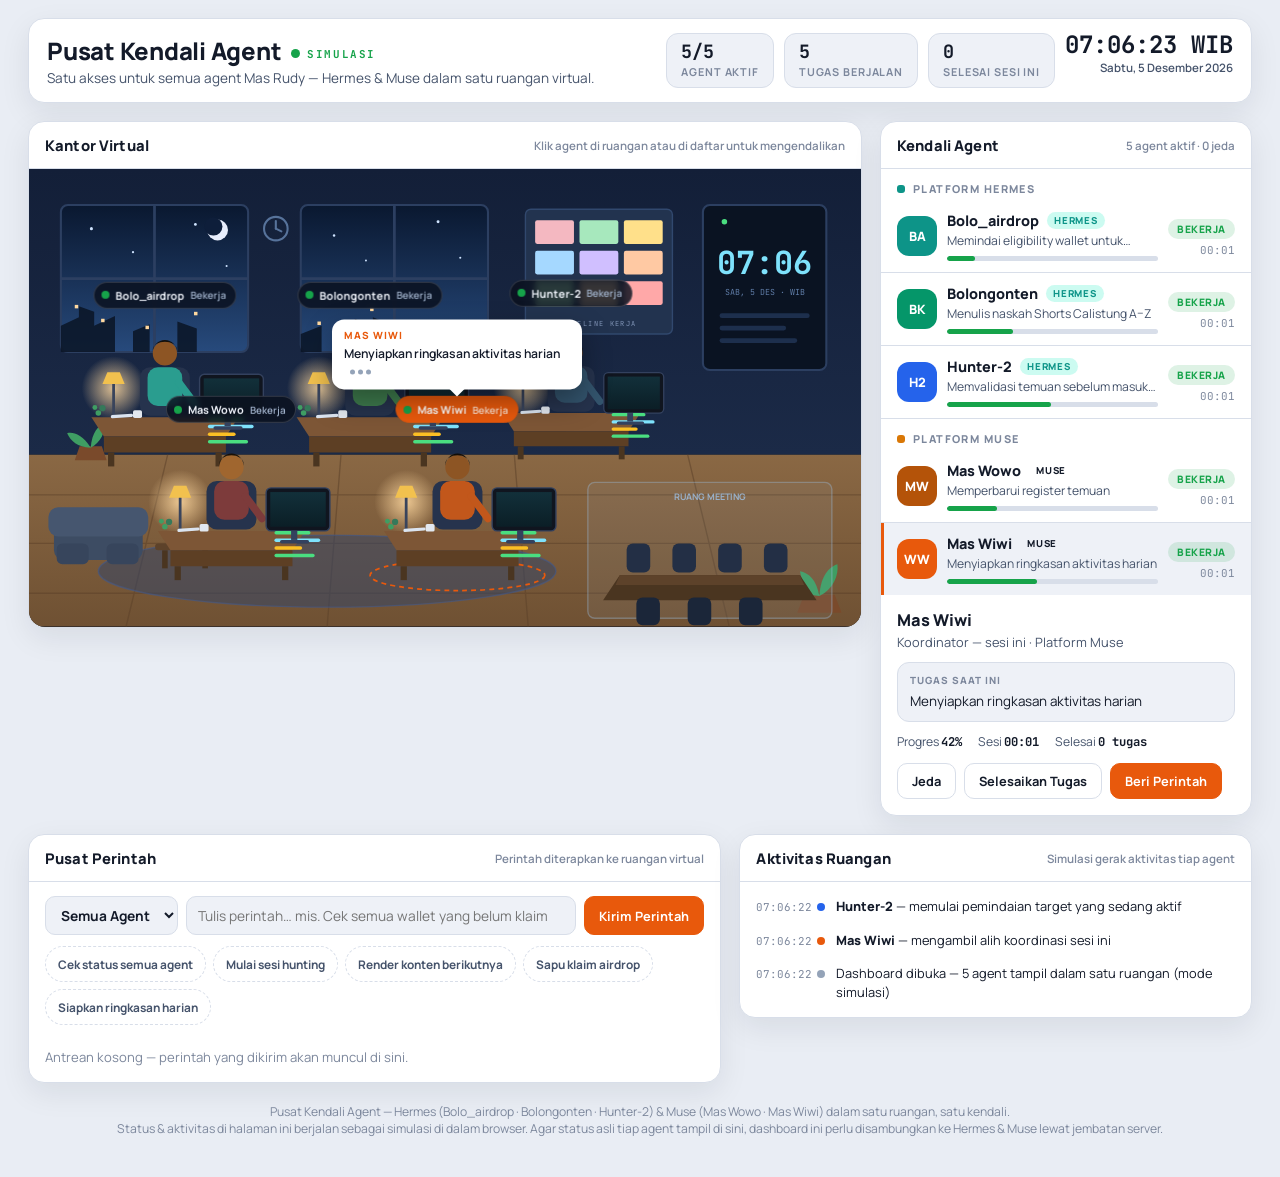
<file: docs/prototype.html>
<!doctype html>
<html lang="id">
  <head>
    <meta charset="utf-8" />
    <meta name="viewport" content="width=device-width, initial-scale=1, viewport-fit=cover" />
    <meta name="color-scheme" content="light dark" />
    <link rel="icon" href="data:," />
    <title>Pusat Kendali Agent</title>
    <link rel="preconnect" href="https://fonts.googleapis.com" />
    <link rel="preconnect" href="https://fonts.gstatic.com" crossorigin />
    <link href="https://fonts.googleapis.com/css2?family=Manrope:wght@400;500;600;700;800&family=JetBrains+Mono:wght@400;500;700&display=swap" rel="stylesheet" />
    <style>
      button, [role="button"], select, summary, input:not([type="checkbox"], [type="radio"]) { min-height: 2.25rem; }
    </style>
    <style>
      :root {
        --bg: #e9edf4;
        --bg-soft: #f4f6fa;
        --surface: #ffffff;
        --surface-2: #eef1f7;
        --ink: #131a29;
        --ink-2: #45536b;
        --ink-3: #7c879c;
        --line: #d8dee9;
        --hermes: #0d9488;
        --hermes-soft: #ccfbf1;
        --claude: #d97706;
        --claude-soft: #fef3c7;
        --go: #16a34a;
        --wait: #d97706;
        --danger: #dc2626;
        --accent: #e8590c;
        --shadow: 0 10px 30px rgba(19, 26, 41, .08);
        --radius: 16px;
      }
      @media (prefers-color-scheme: dark) {
        :root {
          --bg: #070c16;
          --bg-soft: #0b1220;
          --surface: #101827;
          --surface-2: #16203376;
          --ink: #eef2f9;
          --ink-2: #a7b3c7;
          --ink-3: #66738a;
          --line: #22304a;
          --hermes: #2dd4bf;
          --hermes-soft: #0f2e2a;
          --claude: #fbbf24;
          --claude-soft: #33270e;
          --go: #4ade80;
          --wait: #fbbf24;
          --danger: #f87171;
          --accent: #fb923c;
          --shadow: 0 12px 32px rgba(0, 0, 0, .45);
        }
      }
      * { box-sizing: border-box; }
      html, body { margin: 0; padding: 0; }
      body {
        font-family: "Manrope", system-ui, sans-serif;
        background: var(--bg);
        color: var(--ink);
        -webkit-font-smoothing: antialiased;
      }
      .mono { font-family: "JetBrains Mono", ui-monospace, monospace; }
      button { font-family: inherit; cursor: pointer; }
      button:focus-visible, input:focus-visible, select:focus-visible {
        outline: 2px solid var(--accent); outline-offset: 2px;
      }

      .wrap { max-width: 1440px; margin: 0 auto; padding: 18px clamp(12px, 2.5vw, 28px) 40px; }

      /* ---------- Top bar ---------- */
      .topbar {
        display: flex; flex-wrap: wrap; align-items: center; gap: 14px 22px;
        padding: 14px 18px; background: var(--surface); border: 1px solid var(--line);
        border-radius: var(--radius); box-shadow: var(--shadow);
      }
      .topbar h1 { font-size: clamp(1.15rem, 2.4vw, 1.5rem); margin: 0; font-weight: 800; letter-spacing: -.01em; }
      .topbar .sub { color: var(--ink-2); font-size: .85rem; margin-top: 2px; }
      .live-pill {
        display: inline-flex; align-items: center; gap: 7px; margin-left: 10px;
        font-family: "JetBrains Mono", monospace; font-size: .68rem; font-weight: 700;
        letter-spacing: .14em; color: var(--go); vertical-align: middle;
      }
      .live-dot { width: 9px; height: 9px; border-radius: 50%; background: var(--go); animation: pulseDot 1.6s ease-in-out infinite; }
      @keyframes pulseDot { 0%,100% { box-shadow: 0 0 0 0 rgba(22,163,74,.45);} 55% { box-shadow: 0 0 0 7px rgba(22,163,74,0);} }
      .stats { display: flex; flex-wrap: wrap; gap: 10px; margin-left: auto; }
      .stat {
        background: var(--surface-2); border: 1px solid var(--line); border-radius: 12px;
        padding: 8px 14px; min-width: 104px;
      }
      .stat .v { font-family: "JetBrains Mono", monospace; font-size: 1.15rem; font-weight: 700; line-height: 1.1; }
      .stat .k { font-size: .68rem; font-weight: 700; letter-spacing: .08em; text-transform: uppercase; color: var(--ink-3); margin-top: 2px; }
      .clockbox { text-align: right; }
      .clockbox .t { font-family: "JetBrains Mono", monospace; font-size: 1.5rem; font-weight: 700; line-height: 1; }
      .clockbox .d { font-size: .72rem; color: var(--ink-2); margin-top: 3px; font-weight: 600; }

      /* ---------- Layout ---------- */
      .layout { display: grid; grid-template-columns: minmax(0, 1fr) 372px; gap: 18px; margin-top: 18px; align-items: start; }
      @media (max-width: 1080px) { .layout { grid-template-columns: minmax(0, 1fr); } }

      .panel { background: var(--surface); border: 1px solid var(--line); border-radius: var(--radius); box-shadow: var(--shadow); }
      .panel-head {
        display: flex; align-items: center; gap: 10px; padding: 13px 16px;
        border-bottom: 1px solid var(--line);
      }
      .panel-head h2 { font-size: .92rem; margin: 0; font-weight: 800; letter-spacing: .01em; }
      .panel-head .tag { margin-left: auto; font-size: .72rem; color: var(--ink-3); font-weight: 600; }

      /* ---------- Office scene ---------- */
      .scene-wrap { position: relative; border-radius: 0 0 var(--radius) var(--radius); overflow: hidden; background: #0a1220; }
      .scene-wrap svg { display: block; width: 100%; height: auto; }
      .chip {
        position: absolute; transform: translate(-50%, -100%);
        display: inline-flex; align-items: center; gap: 6px;
        background: rgba(10, 17, 30, .82); color: #eef2f9; border: 1px solid rgba(255,255,255,.16);
        backdrop-filter: blur(3px);
        padding: 4px 9px 4px 7px; border-radius: 999px; font-size: .68rem; font-weight: 700;
        white-space: nowrap; cursor: pointer; transition: transform .18s ease, background .18s ease;
        min-height: 1.7rem;
      }
      .chip:hover { transform: translate(-50%, -100%) scale(1.07); }
      .chip .dot { width: 8px; height: 8px; border-radius: 50%; background: var(--go); flex: none; }
      .chip[data-status="jeda"] .dot { background: var(--wait); }
      .chip .st { font-weight: 600; color: #9fb0c9; font-size: .62rem; }
      .chip.selected { background: var(--accent); border-color: var(--accent); color: #fff; }
      .chip.selected .st { color: #ffe3d1; }
      .bubble {
        position: absolute; transform: translate(-50%, calc(-100% - 34px));
        max-width: 250px; width: max-content;
        background: #ffffff; color: #131a29; border-radius: 12px; padding: 9px 12px;
        font-size: .76rem; line-height: 1.45; font-weight: 600;
        box-shadow: 0 12px 28px rgba(0,0,0,.35);
        transition: left .45s cubic-bezier(.4,0,.2,1), top .45s cubic-bezier(.4,0,.2,1);
        z-index: 5;
      }
      .bubble::after {
        content: ""; position: absolute; left: 50%; bottom: -7px; transform: translateX(-50%);
        border: 8px solid transparent; border-top-color: #fff; border-bottom: 0;
      }
      .bubble .b-name { display: block; font-size: .62rem; font-weight: 800; letter-spacing: .09em; text-transform: uppercase; color: var(--accent); margin-bottom: 2px; }
      .bubble .tdots { display: inline-flex; gap: 3px; margin-left: 6px; vertical-align: middle; }
      .bubble .tdots i { width: 5px; height: 5px; border-radius: 50%; background: #94a3b8; animation: tblink 1.2s infinite; }
      .bubble .tdots i:nth-child(2) { animation-delay: .18s; } .bubble .tdots i:nth-child(3) { animation-delay: .36s; }
      @keyframes tblink { 0%, 60%, 100% { opacity: .25; transform: translateY(0);} 30% { opacity: 1; transform: translateY(-2px);} }

      /* SVG character + screen animation */
      .char { animation: bob 2.6s ease-in-out infinite; transform-box: fill-box; transform-origin: 50% 100%; }
      @keyframes bob { 0%,100% { transform: translateY(0);} 50% { transform: translateY(-3.5px);} }
      .code-line { animation: codePulse 2.2s ease-in-out infinite; }
      @keyframes codePulse { 0%,100% { opacity: .35;} 50% { opacity: 1;} }
      .star { animation: twinkle 3s ease-in-out infinite; }
      @keyframes twinkle { 0%,100% { opacity: .25;} 50% { opacity: .95;} }
      .lampglow { animation: flicker 4.5s ease-in-out infinite; }
      @keyframes flicker { 0%,100% { opacity: .5;} 48% { opacity: .56;} 52% { opacity: .46;} 76% { opacity: .54;} }
      .scene-agent.paused .char { animation-play-state: paused; }
      .scene-agent.paused .code-line { animation-play-state: paused; opacity: .18; }
      .scene-agent .focusring { opacity: 0; transition: opacity .25s ease; }
      .scene-agent.selected .focusring { opacity: 1; }

      /* ---------- Agent control list ---------- */
      .group-label {
        display: flex; align-items: center; gap: 8px; padding: 12px 16px 4px;
        font-size: .68rem; font-weight: 800; letter-spacing: .13em; text-transform: uppercase; color: var(--ink-3);
      }
      .group-label .gdot { width: 8px; height: 8px; border-radius: 3px; }
      .agent-row {
        display: grid; grid-template-columns: 40px 1fr auto; gap: 10px; align-items: center;
        padding: 11px 16px; border-bottom: 1px solid var(--line); cursor: pointer;
        transition: background .15s ease;
      }
      .agent-row:last-child { border-bottom: 0; }
      .agent-row:hover { background: var(--surface-2); }
      .agent-row.selected { background: var(--surface-2); box-shadow: inset 3px 0 0 var(--accent); }
      .avatar {
        width: 40px; height: 40px; border-radius: 12px; display: grid; place-items: center;
        font-weight: 800; font-size: .8rem; color: #fff; flex: none;
      }
      .agent-row .nm { font-weight: 800; font-size: .9rem; display: flex; align-items: center; gap: 8px; flex-wrap: wrap; }
      .plat { font-size: .6rem; font-weight: 800; letter-spacing: .08em; padding: 2px 7px; border-radius: 999px; text-transform: uppercase; }
      .plat.hermes { background: var(--hermes-soft); color: var(--hermes); }
      .plat.Muse { background: var(--claude-soft); color: var(--claude); }
      .agent-row .task { font-size: .76rem; color: var(--ink-2); margin-top: 2px; line-height: 1.4;
        display: -webkit-box; -webkit-line-clamp: 1; -webkit-box-orient: vertical; overflow: hidden; }
      .pbar { height: 5px; background: var(--line); border-radius: 99px; margin-top: 7px; overflow: hidden; }
      .pbar i { display: block; height: 100%; border-radius: 99px; background: var(--go); transition: width .8s ease; }
      .row-side { text-align: right; }
      .status-pill { font-size: .64rem; font-weight: 800; letter-spacing: .05em; padding: 3px 9px; border-radius: 999px; text-transform: uppercase; }
      .status-pill.bekerja { background: rgba(22,163,74,.14); color: var(--go); }
      .status-pill.jeda { background: rgba(217,119,6,.15); color: var(--wait); }
      .row-side .sess { font-family: "JetBrains Mono", monospace; font-size: .68rem; color: var(--ink-3); margin-top: 5px; }

      /* Detail card */
      .detail { padding: 14px 16px 16px; }
      .detail h3 { margin: 0 0 2px; font-size: 1.02rem; font-weight: 800; }
      .detail .role { color: var(--ink-2); font-size: .8rem; }
      .detail .cur {
        margin-top: 11px; background: var(--surface-2); border: 1px solid var(--line);
        border-radius: 12px; padding: 10px 12px; font-size: .84rem; line-height: 1.5;
      }
      .detail .cur .lbl { font-size: .62rem; font-weight: 800; letter-spacing: .1em; text-transform: uppercase; color: var(--ink-3); display: block; margin-bottom: 3px; }
      .detail .meta { display: flex; gap: 16px; margin-top: 11px; font-size: .76rem; color: var(--ink-2); flex-wrap: wrap; }
      .detail .meta b { font-family: "JetBrains Mono", monospace; color: var(--ink); }
      .btn-row { display: flex; gap: 8px; margin-top: 13px; flex-wrap: wrap; }
      .btn {
        border: 1px solid var(--line); background: var(--surface); color: var(--ink);
        border-radius: 10px; padding: 8px 14px; font-weight: 700; font-size: .8rem;
        transition: background .15s ease, transform .1s ease;
      }
      .btn:hover { background: var(--surface-2); }
      .btn:active { transform: scale(.97); }
      .btn.primary { background: var(--accent); border-color: var(--accent); color: #fff; }
      .btn.primary:hover { background: #d14e06; }
      .btn.small { padding: 6px 11px; font-size: .74rem; }

      /* ---------- Bottom grid ---------- */
      .bottom { display: grid; grid-template-columns: 1.15fr .85fr; gap: 18px; margin-top: 18px; align-items: start; }
      @media (max-width: 1080px) { .bottom { grid-template-columns: minmax(0, 1fr); } }

      .cmd-body { padding: 14px 16px 16px; }
      .cmd-flex { display: flex; gap: 8px; flex-wrap: wrap; }
      .cmd-flex select, .cmd-flex input[type="text"] {
        font-family: inherit; font-size: .86rem; color: var(--ink);
        background: var(--surface-2); border: 1px solid var(--line); border-radius: 10px; padding: 8px 11px;
      }
      .cmd-flex select { font-weight: 700; }
      .cmd-flex input[type="text"] { flex: 1 1 220px; }
      .quick { display: flex; gap: 7px; flex-wrap: wrap; margin-top: 11px; }
      .quick button {
        border: 1px dashed var(--line); background: transparent; color: var(--ink-2);
        border-radius: 999px; padding: 6px 12px; font-size: .74rem; font-weight: 700;
      }
      .quick button:hover { color: var(--ink); border-color: var(--ink-3); }
      .queue { list-style: none; margin: 13px 0 0; padding: 0; }
      .queue li {
        display: flex; gap: 9px; align-items: baseline; padding: 8px 0; border-top: 1px solid var(--line);
        font-size: .82rem;
      }
      .queue .q-agent { font-weight: 800; white-space: nowrap; }
      .queue .q-state { margin-left: auto; font-size: .66rem; font-weight: 800; letter-spacing: .06em; text-transform: uppercase; color: var(--ink-3); white-space: nowrap; }
      .queue .q-state.run { color: var(--go); }
      .queue-empty { color: var(--ink-3); font-size: .82rem; padding-top: 10px; }

      .feed { list-style: none; margin: 0; padding: 8px 0; max-height: 430px; overflow-y: auto; }
      .feed li {
        display: grid; grid-template-columns: 52px 10px 1fr; gap: 9px; align-items: baseline;
        padding: 7px 16px; font-size: .8rem; line-height: 1.5;
        animation: feedIn .4s ease;
      }
      @keyframes feedIn { from { opacity: 0; transform: translateY(-5px);} to { opacity: 1; transform: none;} }
      .feed .ft { font-family: "JetBrains Mono", monospace; font-size: .68rem; color: var(--ink-3); }
      .feed .fd { width: 8px; height: 8px; border-radius: 50%; margin-top: 4px; }
      .feed b { font-weight: 800; }
      .feed .cmd-evt { color: var(--accent); font-weight: 700; }

      footer.note { margin-top: 20px; color: var(--ink-3); font-size: .76rem; text-align: center; }

      @media (max-width: 640px) {
        .chip { font-size: .56rem; padding: 3px 7px 3px 6px; gap: 4px; }
        .chip .st { display: none; }
        .bubble { max-width: 168px; font-size: .68rem; padding: 7px 9px; top: auto !important; bottom: 8px; left: 50% !important; transform: translateX(-50%); }
        .bubble::after { display: none; }
        .clockbox { display: none; }
        .stat { min-width: 88px; padding: 7px 11px; }
        .feed { max-height: 340px; }
      }
      @media (prefers-reduced-motion: reduce) {
        .char, .code-line, .star, .lampglow, .live-dot, .bubble .tdots i, .feed li { animation: none !important; }
        .bubble { transition: none; }
      }
    </style>
  </head>
  <body>
    <div class="wrap">

      <!-- ======================= TOP BAR ======================= -->
      <header class="topbar">
        <div>
          <h1>Pusat Kendali Agent<span class="live-pill"><span class="live-dot"></span>SIMULASI</span></h1>
          <div class="sub">Satu akses untuk semua agent Mas Rudy — Hermes &amp; Muse dalam satu ruangan virtual.</div>
        </div>
        <div class="stats">
          <div class="stat"><div class="v" id="statOnline">5/5</div><div class="k">Agent Aktif</div></div>
          <div class="stat"><div class="v" id="statRunning">5</div><div class="k">Tugas Berjalan</div></div>
          <div class="stat"><div class="v" id="statDone">0</div><div class="k">Selesai Sesi Ini</div></div>
          <div class="clockbox">
            <div class="t" id="clock">--:--:--</div>
            <div class="d" id="dateLine">Memuat waktu…</div>
          </div>
        </div>
      </header>

      <div class="layout">
        <!-- ======================= VIRTUAL OFFICE ======================= -->
        <section class="panel" aria-label="Kantor virtual">
          <div class="panel-head">
            <h2>Kantor Virtual</h2>
            <span class="tag">Klik agent di ruangan atau di daftar untuk mengendalikan</span>
          </div>
          <div class="scene-wrap" id="sceneWrap">
            <svg viewBox="0 0 1200 660" role="img" aria-label="Ilustrasi kantor virtual malam hari dengan lima agent bekerja di meja masing-masing">
              <defs>
                <linearGradient id="wallGrad" x1="0" y1="0" x2="0" y2="1">
                  <stop offset="0" stop-color="#131f38"/><stop offset="1" stop-color="#1b2a47"/>
                </linearGradient>
                <linearGradient id="skyGrad" x1="0" y1="0" x2="0" y2="1">
                  <stop offset="0" stop-color="#0a1830"/><stop offset="1" stop-color="#274a7c"/>
                </linearGradient>
                <linearGradient id="floorGrad" x1="0" y1="0" x2="0" y2="1">
                  <stop offset="0" stop-color="#8a6844"/><stop offset="1" stop-color="#6f5133"/>
                </linearGradient>
                <radialGradient id="glowGrad" cx=".5" cy=".5" r=".5">
                  <stop offset="0" stop-color="#ffd9a0" stop-opacity=".85"/><stop offset="1" stop-color="#ffd9a0" stop-opacity="0"/>
                </radialGradient>
                <linearGradient id="screenGrad" x1="0" y1="0" x2="0" y2="1">
                  <stop offset="0" stop-color="#12303a"/><stop offset="1" stop-color="#0b1e26"/>
                </linearGradient>
              </defs>

              <!-- Wall -->
              <rect x="0" y="0" width="1200" height="412" fill="url(#wallGrad)"/>
              <!-- Windows -->
              <g>
                <rect x="46" y="52" width="270" height="212" rx="10" fill="url(#skyGrad)" stroke="#2c3f61" stroke-width="3"/>
                <line x1="181" y1="52" x2="181" y2="264" stroke="#2c3f61" stroke-width="4"/>
                <line x1="46" y1="158" x2="316" y2="158" stroke="#2c3f61" stroke-width="4"/>
                <circle class="star" cx="90" cy="86" r="2.2" fill="#cfe4ff"/><circle class="star" cx="150" cy="120" r="1.6" fill="#cfe4ff" style="animation-delay:.7s"/>
                <circle class="star" cx="240" cy="80" r="2" fill="#cfe4ff" style="animation-delay:1.3s"/><circle class="star" cx="285" cy="140" r="1.5" fill="#cfe4ff" style="animation-delay:.4s"/>
                <circle cx="272" cy="88" r="15" fill="#e8eefc"/><circle cx="266" cy="83" r="13" fill="#0e1e3a"/>
                <path d="M46 264 v-38 l26-12 v-16 l22 8 v20 l30-14 v52 Z M150 264 v-30 l24-10 v40 Z M214 264 v-44 l28 10 v34 Z" fill="#0a1425" opacity=".85"/>
                <rect x="66" y="196" width="5" height="5" fill="#ffd9a0"/><rect x="104" y="216" width="5" height="5" fill="#ffd9a0"/><rect x="238" y="206" width="5" height="5" fill="#ffd9a0"/><rect x="168" y="226" width="5" height="5" fill="#ffd9a0"/>
              </g>
              <g>
                <rect x="392" y="52" width="270" height="212" rx="10" fill="url(#skyGrad)" stroke="#2c3f61" stroke-width="3"/>
                <line x1="527" y1="52" x2="527" y2="264" stroke="#2c3f61" stroke-width="4"/>
                <line x1="392" y1="158" x2="662" y2="158" stroke="#2c3f61" stroke-width="4"/>
                <circle class="star" cx="440" cy="96" r="1.8" fill="#cfe4ff" style="animation-delay:.9s"/><circle class="star" cx="590" cy="76" r="2.1" fill="#cfe4ff" style="animation-delay:.2s"/>
                <circle class="star" cx="622" cy="128" r="1.5" fill="#cfe4ff" style="animation-delay:1.6s"/><circle class="star" cx="486" cy="132" r="1.4" fill="#cfe4ff" style="animation-delay:2.1s"/>
                <path d="M392 264 v-26 l30-12 v38 Z M470 264 v-48 l26 12 v-14 l24 10 v40 Z M560 264 v-34 l30-8 v42 Z" fill="#0a1425" opacity=".85"/>
                <rect x="416" y="220" width="5" height="5" fill="#ffd9a0"/><rect x="492" y="200" width="5" height="5" fill="#ffd9a0"/><rect x="600" y="228" width="5" height="5" fill="#ffd9a0"/>
              </g>
              <!-- Kanban board -->
              <g>
                <rect x="716" y="58" width="212" height="180" rx="8" fill="#22334f" stroke="#31486e" stroke-width="2"/>
                <rect x="730" y="74" width="56" height="34" rx="3" fill="#f4b8c1"/><rect x="794" y="74" width="56" height="34" rx="3" fill="#a7e8bd"/>
                <rect x="858" y="74" width="56" height="34" rx="3" fill="#ffe08a"/><rect x="730" y="118" width="56" height="34" rx="3" fill="#a5d8ff"/>
                <rect x="794" y="118" width="56" height="34" rx="3" fill="#d0bfff"/><rect x="858" y="118" width="56" height="34" rx="3" fill="#ffc9a3"/>
                <rect x="730" y="162" width="56" height="34" rx="3" fill="#b2f2bb"/><rect x="794" y="162" width="56" height="34" rx="3" fill="#ffd6a5"/>
                <rect x="858" y="162" width="56" height="34" rx="3" fill="#ffa8a8"/>
                <text x="822" y="226" text-anchor="middle" font-family="JetBrains Mono, monospace" font-size="10" fill="#7f93b5" letter-spacing="2">PIPELINE KERJA</text>
              </g>
              <!-- Wall screen / clock -->
              <g>
                <rect x="972" y="52" width="178" height="238" rx="10" fill="#0a1322" stroke="#2c3f61" stroke-width="3"/>
                <text id="wallClock" x="1061" y="152" text-anchor="middle" font-family="JetBrains Mono, monospace" font-weight="700" font-size="46" fill="#7ee2fc">--:--</text>
                <text id="wallDate" x="1061" y="182" text-anchor="middle" font-family="JetBrains Mono, monospace" font-size="12" fill="#5f7ca6">WIB</text>
                <rect x="996" y="208" width="130" height="7" rx="3.5" fill="#1d2f4d"/>
                <rect x="996" y="226" width="96" height="7" rx="3.5" fill="#1d2f4d"/>
                <rect x="996" y="244" width="112" height="7" rx="3.5" fill="#1d2f4d"/>
                <circle cx="1003" cy="76" r="4" fill="#4ade80"/>
              </g>
              <!-- Wall clock deco -->
              <g opacity=".9"><circle cx="356" cy="86" r="17" fill="none" stroke="#5f7ca6" stroke-width="3"/><line x1="356" y1="86" x2="356" y2="75" stroke="#5f7ca6" stroke-width="3" stroke-linecap="round"/><line x1="356" y1="86" x2="364" y2="90" stroke="#5f7ca6" stroke-width="3" stroke-linecap="round"/></g>

              <!-- Floor -->
              <polygon points="0,660 1200,660 1200,412 0,412" fill="url(#floorGrad)"/>
              <g stroke="#5d422a" stroke-width="2" opacity=".55">
                <line x1="0" y1="470" x2="1200" y2="470"/><line x1="0" y1="540" x2="1200" y2="540"/><line x1="0" y1="612" x2="1200" y2="612"/>
                <line x1="200" y1="412" x2="140" y2="660"/><line x1="450" y1="412" x2="430" y2="660"/><line x1="700" y1="412" x2="720" y2="660"/><line x1="950" y1="412" x2="1010" y2="660"/>
              </g>
              <ellipse cx="430" cy="580" rx="330" ry="52" fill="#31456b" opacity=".5"/>
              <ellipse cx="430" cy="580" rx="330" ry="52" fill="none" stroke="#41598a" stroke-width="2" opacity=".6"/>

              <!-- Sofa lounge (left) -->
              <g>
                <rect x="36" y="512" width="128" height="52" rx="14" fill="#3d4c63"/>
                <rect x="28" y="488" width="144" height="42" rx="14" fill="#46566f"/>
                <rect x="40" y="540" width="46" height="30" rx="8" fill="#37455c"/><rect x="112" y="540" width="46" height="30" rx="8" fill="#37455c"/>
                <rect x="182" y="540" width="86" height="10" rx="4" fill="#5d422a"/>
                <rect x="192" y="550" width="8" height="26" fill="#4a3520"/><rect x="250" y="550" width="8" height="26" fill="#4a3520"/>
                <rect x="200" y="522" width="34" height="20" rx="3" fill="#202c42"/><rect x="204" y="526" width="26" height="12" fill="#3d5a80"/>
              </g>
              <!-- Plant -->
              <g>
                <path d="M1108 640 l10-26 h44 l10 26 Z" fill="#7a4a2b"/>
                <path d="M1140 616 c-16-26-34-30-44-28 6 14 20 26 44 28Zm0 0c2-30 14-42 26-46 2 16-6 36-26 46Zm0 0c-4-24-16-34-28-36 2 14 12 30 28 36Z" fill="#3f9e63"/>
              </g>
              <g>
                <path d="M66 420 l7-20 h32 l7 20 Z" fill="#7a4a2b"/>
                <path d="M89 402 c-12-20-26-23-34-21 5 11 15 20 34 21Zm0 0c2-23 11-32 20-35 1 12-5 27-20 35Z" fill="#3f9e63"/>
              </g>

              <!-- Meeting room (front right) -->
              <g>
                <rect x="806" y="452" width="352" height="196" rx="10" fill="#9fc3e8" opacity=".07"/>
                <rect x="806" y="452" width="352" height="196" rx="10" fill="none" stroke="#9fc3e8" stroke-width="2" opacity=".35"/>
                <polygon points="852,586 1112,586 1136,622 828,622" fill="#4a3520"/>
                <polygon points="852,586 1112,586 1118,600 846,600" fill="#5d422a"/>
                <g fill="#232f45">
                  <rect x="862" y="540" width="34" height="42" rx="9"/><rect x="928" y="540" width="34" height="42" rx="9"/><rect x="994" y="540" width="34" height="42" rx="9"/><rect x="1060" y="540" width="34" height="42" rx="9"/>
                </g>
                <g fill="#1b2639">
                  <rect x="876" y="618" width="34" height="40" rx="9"/><rect x="950" y="618" width="34" height="40" rx="9"/><rect x="1024" y="618" width="34" height="40" rx="9"/>
                </g>
                <text x="982" y="478" text-anchor="middle" font-family="Manrope, sans-serif" font-weight="700" font-size="13" fill="#9fc3e8" opacity=".8">RUANG MEETING</text>
              </g>

              <!-- ======== AGENT DESKS (injected groups get ids) ======== -->
              <!-- Back row -->
              <g class="scene-agent" id="scene-airdrop" transform="translate(196,392)"></g>
              <g class="scene-agent" id="scene-ngonten" transform="translate(492,392)"></g>
              <g class="scene-agent" id="scene-hunter2" transform="translate(782,384) scale(.94)"></g>
              <!-- Front row -->
              <g class="scene-agent" id="scene-wowo" transform="translate(292,556)"></g>
              <g class="scene-agent" id="scene-wiwi" transform="translate(618,556)"></g>
            </svg>

            <!-- Floating chips + bubble are injected by JS -->
            <div id="chipLayer"></div>
            <div class="bubble" id="bubble" style="left:51%;top:55%">
              <span class="b-name" id="bubbleName">Mas Wiwi</span>
              <span id="bubbleText">Mengelola dashboard pusat kendali</span><span class="tdots" id="bubbleDots"><i></i><i></i><i></i></span>
            </div>
          </div>
        </section>

        <!-- ======================= CONTROL PANEL ======================= -->
        <aside class="panel" aria-label="Panel kendali agent">
          <div class="panel-head">
            <h2>Kendali Agent</h2>
            <span class="tag" id="ctrlTag">Mode simulasi</span>
          </div>
          <div id="agentList"></div>
          <div class="detail" id="detailCard"></div>
        </aside>
      </div>

      <div class="bottom">
        <!-- ======================= COMMAND CENTER ======================= -->
        <section class="panel" aria-label="Pusat perintah">
          <div class="panel-head">
            <h2>Pusat Perintah</h2>
            <span class="tag">Perintah diterapkan ke ruangan virtual</span>
          </div>
          <div class="cmd-body">
            <form class="cmd-flex" id="cmdForm">
              <select id="cmdTarget" aria-label="Pilih agent tujuan"></select>
              <input type="text" id="cmdText" placeholder="Tulis perintah… mis. Cek semua wallet yang belum klaim" autocomplete="off" />
              <button type="submit" class="btn primary">Kirim Perintah</button>
            </form>
            <div class="quick" id="quickCmds"></div>
            <ul class="queue" id="queueList"></ul>
            <div class="queue-empty" id="queueEmpty">Antrean kosong — perintah yang dikirim akan muncul di sini.</div>
          </div>
        </section>

        <!-- ======================= LIVE FEED ======================= -->
        <section class="panel" aria-label="Aktivitas ruangan">
          <div class="panel-head">
            <h2>Aktivitas Ruangan</h2>
            <span class="tag">Simulasi gerak aktivitas tiap agent</span>
          </div>
          <ul class="feed" id="feed"></ul>
        </section>
      </div>

      <footer class="note">Pusat Kendali Agent — Hermes (Bolo_airdrop · Bolongonten · Hunter-2) &amp; Muse (Mas Wowo · Mas Wiwi) dalam satu ruangan, satu kendali.<br />Status &amp; aktivitas di halaman ini berjalan sebagai simulasi di dalam browser. Agar status asli tiap agent tampil di sini, dashboard ini perlu disambungkan ke Hermes &amp; Muse lewat jembatan server.</footer>
    </div>

    <script>
      "use strict";
      const $ = (s, r) => (r || document).querySelector(s);

      /* ================= DATA ================= */
      const AGENTS = [
        { id: "airdrop", name: "Bolo_airdrop", platform: "Hermes", role: "Airdrop Hunter",
          color: "#0d9488", shirt: "#2a9d8f", skin: "#8d5524", hair: "#14100c", initials: "BA",
          chip: { left: "16.3%", top: "30.5%" },
          tasks: ["Memindai eligibility wallet untuk airdrop baru", "Mengecek snapshot & daftar klaim token", "Memantau pengumuman airdrop terbaru", "Verifikasi tugas testnet harian", "Menyusun daftar wallet yang lolos syarat", "Mengecek jadwal vesting & unlock token"] },
        { id: "ngonten", name: "Bolongonten", platform: "Hermes", role: "Content Creator",
          color: "#059669", shirt: "#3f7d4e", skin: "#c68642", hair: "#241611", initials: "BK",
          chip: { left: "41%", top: "30.5%" },
          tasks: ["Render video Tongki episode baru", "Menulis naskah Shorts Calistung A–Z", "Menjadwalkan antrean upload konten", "Membuat thumbnail & caption video", "Merapikan antrean render manhwa recap", "Mengecek performa video terakhir"] },
        { id: "hunter2", name: "Hunter-2", platform: "Hermes", role: "Bug Hunter",
          color: "#2563eb", shirt: "#33546d", skin: "#6b4423", hair: "#0d0d0f", initials: "H2",
          chip: { left: "65.2%", top: "30%" },
          tasks: ["Memindai permukaan serangan target", "Menjalankan PoC di sandbox lokal", "Memvalidasi temuan sebelum masuk laporan", "Menyusun paket bukti & hash SHA256", "Review kode sumber target baris demi baris", "Menyusun rantai eksploitasi dari anomali kecil"] },
        { id: "wowo", name: "Mas Wowo", platform: "Muse", role: "Agent Operasional",
          color: "#b45309", shirt: "#7d3b3b", skin: "#a0662f", hair: "#191007", initials: "MW",
          chip: { left: "24.3%", top: "55.5%" },
          tasks: ["Menyiapkan laporan triase vendor", "Menjalankan hunt yang sedang aktif", "Mengecek antrean QC Dapur", "Memperbarui register temuan", "Menyusun draf follow-up ke vendor", "Merapikan catatan hunt terakhir"] },
        { id: "wiwi", name: "Mas Wiwi", platform: "Muse", role: "Koordinator — sesi ini",
          color: "#e8590c", shirt: "#c2571b", skin: "#8d5524", hair: "#120d08", initials: "WW",
          chip: { left: "51.5%", top: "55.5%" },
          tasks: ["Mengelola dashboard pusat kendali", "Menjawab pesan & pertanyaan Mas Rudy", "Mengatur jadwal dan pengingat harian", "Sinkronisasi status semua agent", "Menyiapkan ringkasan aktivitas harian", "Menjaga Camoufox & bridge tetap siap pakai"] }
      ];
      const AMBIENT = [
        "membuka terminal baru", "menyimpan progres kerja", "sinkronisasi data terakhir",
        "memeriksa notifikasi masuk", "memperbarui catatan kerja", "menjalankan pemeriksaan rutin",
        "memvalidasi hasil langkah terakhir", "mengarsipkan berkas sesi ini"
      ];

      const state = {};
      AGENTS.forEach((a, i) => {
        state[a.id] = {
          status: "bekerja",
          task: a.tasks[i % a.tasks.length],
          taskIdx: i % a.tasks.length,
          progress: 12 + ((i * 17) % 40),
          speed: 0.8 + (i % 3) * 0.25,
          sessionSec: 0,
          done: 0,
          queueItem: null,
          fromCommand: false
        };
      });
      let selectedId = "wiwi";
      let totalDone = 0;
      const queue = [];

      /* ================= SVG DESK BUILDER ================= */
      function deskSVG(a) {
        const lines = [0, 1, 2, 3].map(i => {
          const w = [52, 66, 40, 58][i];
          const c = ["#4ade80", "#7ee2fc", "#fbbf24", "#4ade80"][i];
          return '<rect class="code-line" x="4" y="' + (6 + i * 11) + '" width="' + w + '" height="5" rx="2.5" fill="' + c + '" style="animation-delay:' + (i * 0.45) + 's"/>';
        }).join("");
        return '' +
        '<ellipse class="focusring" cx="0" cy="30" rx="126" ry="22" fill="none" stroke="' + a.color + '" stroke-width="2.5" stroke-dasharray="7 6"/>' +
        '<circle class="lampglow" cx="-74" cy="-76" r="46" fill="url(#glowGrad)"/>' +
        '<line x1="-74" y1="-30" x2="-74" y2="-82" stroke="#39445c" stroke-width="4" stroke-linecap="round"/>' +
        '<polygon points="-90,-82 -58,-82 -65,-99 -83,-99" fill="#f2c14e"/>' +
        '<rect x="-36" y="-106" width="72" height="70" rx="15" fill="#26334d"/>' +
        '<g class="char">' +
          '<rect x="-25" y="-106" width="50" height="56" rx="15" fill="' + a.shirt + '"/>' +
          '<line x1="20" y1="-84" x2="44" y2="-52" stroke="' + a.shirt + '" stroke-width="11" stroke-linecap="round"/>' +
          '<circle cx="0" cy="-126" r="17.5" fill="' + a.skin + '"/>' +
          '<path d="M-17.5 -128 a17.5 17.5 0 0 1 35 0 l0 -3 a17.5 12 0 0 0 -35 0 Z" fill="' + a.hair + '"/>' +
        '</g>' +
        '<polygon points="-106,-34 106,-34 88,-6 -88,-6" fill="#7d5636"/>' +
        '<polygon points="-88,-6 88,-6 88,17 -88,17" fill="#5d3f24"/>' +
        '<rect x="-82" y="17" width="9" height="20" fill="#4a3520"/><rect x="73" y="17" width="9" height="20" fill="#4a3520"/>' +
        '<g transform="translate(58,-40)">' +
          '<rect x="-8" y="-56" width="92" height="62" rx="7" fill="#10151f" stroke="#33415e" stroke-width="2"/>' +
          '<rect x="-2" y="-50" width="80" height="50" fill="url(#screenGrad)"/>' + lines +
          '<rect x="28" y="6" width="9" height="13" fill="#33415e"/><rect x="12" y="19" width="42" height="5" rx="2.5" fill="#33415e"/>' +
        '</g>' +
        '<rect x="-46" y="-44" width="13" height="11" rx="2.5" fill="#e2e8f0"/>' +
        '<rect x="-78" y="-38" width="32" height="4.5" rx="2" fill="#dbe4f0" transform="rotate(-4 -62 -36)"/>' +
        '<circle cx="-96" cy="-40" r="4" fill="#3f9e63"/><circle cx="-90" cy="-47" r="4.5" fill="#35795a"/><circle cx="-101" cy="-48" r="3.5" fill="#3f9e63"/>';
      }
      AGENTS.forEach(a => { $("#scene-" + a.id).innerHTML = deskSVG(a); });

      /* ================= CHIPS ================= */
      const chipLayer = $("#chipLayer");
      AGENTS.forEach(a => {
        const el = document.createElement("button");
        el.className = "chip"; el.type = "button";
        el.id = "chip-" + a.id;
        el.style.left = a.chip.left; el.style.top = a.chip.top;
        el.setAttribute("data-status", "bekerja");
        el.innerHTML = '<span class="dot"></span><span>' + a.name + '</span><span class="st">Bekerja</span>';
        el.addEventListener("click", () => selectAgent(a.id));
        chipLayer.appendChild(el);
      });

      /* ================= AGENT LIST ================= */
      const listEl = $("#agentList");
      const groups = [["Hermes", "#0d9488"], ["Muse", "#d97706"]];
      groups.forEach(([gname, gcolor]) => {
        const gl = document.createElement("div");
        gl.className = "group-label";
        gl.innerHTML = '<span class="gdot" style="background:' + gcolor + '"></span>Platform ' + gname;
        listEl.appendChild(gl);
        AGENTS.filter(a => a.platform === gname).forEach(a => {
          const row = document.createElement("div");
          row.className = "agent-row"; row.id = "row-" + a.id;
          row.setAttribute("role", "button"); row.setAttribute("tabindex", "0");
          row.innerHTML =
            '<div class="avatar" style="background:' + a.color + '">' + a.initials + '</div>' +
            '<div><div class="nm">' + a.name + '<span class="plat ' + a.platform.toLowerCase() + '">' + a.platform + '</span></div>' +
            '<div class="task" id="task-' + a.id + '"></div>' +
            '<div class="pbar"><i id="bar-' + a.id + '"></i></div></div>' +
            '<div class="row-side"><span class="status-pill bekerja" id="pill-' + a.id + '">Bekerja</span>' +
            '<div class="sess mono" id="sess-' + a.id + '">00:00</div></div>';
          row.addEventListener("click", () => selectAgent(a.id));
          row.addEventListener("keydown", e => { if (e.key === "Enter" || e.key === " ") { e.preventDefault(); selectAgent(a.id); } });
          listEl.appendChild(row);
        });
      });

      /* ================= COMMAND FORM ================= */
      const cmdTarget = $("#cmdTarget");
      cmdTarget.innerHTML = '<option value="all">Semua Agent</option>' +
        AGENTS.map(a => '<option value="' + a.id + '">' + a.name + '</option>').join("");
      const QUICK = [
        { label: "Cek status semua agent", target: "all", text: "Laporkan status & progres tugas saat ini" },
        { label: "Mulai sesi hunting", target: "hunter2", text: "Mulai sesi hunting: pilih target baru dan petakan permukaannya" },
        { label: "Render konten berikutnya", target: "ngonten", text: "Render video berikutnya dari antrean konten" },
        { label: "Sapu klaim airdrop", target: "airdrop", text: "Sapu semua wallet: klaim airdrop yang sudah terbuka" },
        { label: "Siapkan ringkasan harian", target: "wiwi", text: "Siapkan ringkasan aktivitas semua agent hari ini" }
      ];
      const quickEl = $("#quickCmds");
      QUICK.forEach(q => {
        const b = document.createElement("button");
        b.type = "button"; b.textContent = q.label;
        b.addEventListener("click", () => dispatchCommand(q.target, q.text));
        quickEl.appendChild(b);
      });
      $("#cmdForm").addEventListener("submit", e => {
        e.preventDefault();
        const text = $("#cmdText").value.trim();
        if (!text) { $("#cmdText").focus(); return; }
        dispatchCommand(cmdTarget.value, text);
        $("#cmdText").value = "";
      });

      /* ================= FEED ================= */
      const feedEl = $("#feed");
      function nowWIB() {
        return new Intl.DateTimeFormat("id-ID", { timeZone: "Asia/Jakarta", hour: "2-digit", minute: "2-digit", second: "2-digit", hour12: false }).format(new Date()).replace(/\./g, ":");
      }
      function esc(s) { const d = document.createElement("div"); d.textContent = s; return d.innerHTML; }
      function pushFeed(agent, html, isCmd) {
        const li = document.createElement("li");
        const dotColor = agent ? agent.color : "#94a3b8";
        li.innerHTML = '<span class="ft">' + nowWIB() + '</span><span class="fd" style="background:' + dotColor + '"></span>' +
          '<span>' + (agent ? '<b>' + agent.name + '</b> — ' : '') + '<span class="' + (isCmd ? "cmd-evt" : "") + '">' + html + '</span></span>';
        feedEl.prepend(li);
        while (feedEl.children.length > 30) feedEl.removeChild(feedEl.lastChild);
      }

      /* ================= QUEUE ================= */
      function renderQueue() {
        const ql = $("#queueList");
        ql.innerHTML = "";
        $("#queueEmpty").style.display = queue.length ? "none" : "block";
        queue.slice(-6).reverse().forEach(item => {
          const li = document.createElement("li");
          li.innerHTML = '<span class="q-agent" style="color:' + item.agent.color + '">' + item.agent.name + '</span>' +
            '<span>' + esc(item.text) + '</span>' +
            '<span class="q-state ' + (item.state === "berjalan" ? "run" : "") + '">' + item.state + '</span>';
          ql.appendChild(li);
        });
      }

      /* ================= DETAIL + SELECTION ================= */
      function fmtTime(sec) {
        const m = String(Math.floor(sec / 60)).padStart(2, "0");
        const s = String(sec % 60).padStart(2, "0");
        return m + ":" + s;
      }
      function selectAgent(id) {
        selectedId = id;
        AGENTS.forEach(a => {
          $("#chip-" + a.id).classList.toggle("selected", a.id === id);
          $("#row-" + a.id).classList.toggle("selected", a.id === id);
          $("#scene-" + a.id).classList.toggle("selected", a.id === id);
        });
        renderDetail();
        updateBubble();
      }
      function renderDetail() {
        const a = AGENTS.find(x => x.id === selectedId);
        const st = state[a.id];
        $("#detailCard").innerHTML =
          '<h3>' + a.name + '</h3>' +
          '<div class="role">' + a.role + ' · Platform ' + a.platform + '</div>' +
          '<div class="cur"><span class="lbl">Tugas saat ini</span><span id="detailTask">' + esc(st.task) + '</span></div>' +
          '<div class="meta"><span>Progres <b id="detailProg">' + Math.floor(st.progress) + '%</b></span>' +
          '<span>Sesi <b id="detailSess">' + fmtTime(st.sessionSec) + '</b></span>' +
          '<span>Selesai <b id="detailDone">' + st.done + ' tugas</b></span></div>' +
          '<div class="btn-row">' +
            '<button class="btn" id="btnPause">' + (st.status === "jeda" ? "Lanjutkan" : "Jeda") + '</button>' +
            '<button class="btn" id="btnDone">Selesaikan Tugas</button>' +
            '<button class="btn primary" id="btnCmd">Beri Perintah</button>' +
          '</div>';
        $("#btnPause").addEventListener("click", () => togglePause(a.id));
        $("#btnDone").addEventListener("click", () => completeTask(a, false));
        $("#btnCmd").addEventListener("click", () => {
          cmdTarget.value = a.id;
          $("#cmdText").focus();
          $("#cmdText").scrollIntoView({ behavior: "smooth", block: "center" });
        });
      }
      function updateBubble() {
        const a = AGENTS.find(x => x.id === selectedId);
        const st = state[a.id];
        const b = $("#bubble");
        const leftPct = parseFloat(a.chip.left);
        b.style.left = Math.min(84, Math.max(15, leftPct)) + "%";
        b.style.top = a.chip.top;
        $("#bubbleName").textContent = a.name + (st.status === "jeda" ? " · Jeda" : "");
        $("#bubbleName").style.color = a.color;
        $("#bubbleText").textContent = st.status === "jeda" ? "Sedang jeda — menunggu perintah berikutnya" : st.task;
        $("#bubbleDots").style.display = st.status === "jeda" ? "none" : "inline-flex";
      }

      /* ================= ACTIONS ================= */
      function togglePause(id) {
        const a = AGENTS.find(x => x.id === id);
        const st = state[id];
        st.status = st.status === "jeda" ? "bekerja" : "jeda";
        $("#scene-" + id).classList.toggle("paused", st.status === "jeda");
        pushFeed(a, st.status === "jeda" ? "dijeda dari pusat kendali" : "melanjutkan tugasnya", false);
        syncAgentUI(id);
        if (id === selectedId) { renderDetail(); updateBubble(); }
        updateStats();
      }
      function completeTask(a, auto) {
        const st = state[a.id];
        if (st.queueItem) { st.queueItem.state = "selesai"; st.queueItem = null; renderQueue(); }
        pushFeed(a, (st.fromCommand ? "menyelesaikan perintah: " : "menyelesaikan tugas: ") + esc(st.task), st.fromCommand);
        st.done++; totalDone++;
        st.fromCommand = false;
        st.taskIdx = (st.taskIdx + 1) % a.tasks.length;
        st.task = a.tasks[st.taskIdx];
        st.progress = 0;
        syncAgentUI(a.id);
        if (a.id === selectedId) { renderDetail(); updateBubble(); }
        updateStats();
      }
      function dispatchCommand(target, text) {
        const targets = target === "all" ? AGENTS : AGENTS.filter(a => a.id === target);
        targets.forEach(a => {
          const st = state[a.id];
          if (st.queueItem) { st.queueItem.state = "selesai"; }
          const item = { agent: a, text: text, state: "berjalan" };
          queue.push(item);
          st.queueItem = item;
          st.task = text; st.fromCommand = true; st.progress = 2;
          if (st.status === "jeda") { st.status = "bekerja"; $("#scene-" + a.id).classList.remove("paused"); }
          syncAgentUI(a.id);
        });
        renderQueue();
        pushFeed(null, "Perintah dari Mas Rudy → " + (target === "all" ? "Semua Agent" : targets[0].name) + ": “" + esc(text) + "”", true);
        selectAgent(targets[0].id);
        updateStats();
      }

      /* ================= UI SYNC ================= */
      function syncAgentUI(id) {
        const st = state[id];
        $("#task-" + id).textContent = st.status === "jeda" ? "Sedang jeda" : st.task;
        $("#bar-" + id).style.width = st.progress + "%";
        $("#bar-" + id).style.background = st.status === "jeda" ? "var(--wait)" : "var(--go)";
        const pill = $("#pill-" + id);
        pill.textContent = st.status === "jeda" ? "Jeda" : "Bekerja";
        pill.className = "status-pill " + st.status;
        const chip = $("#chip-" + id);
        chip.setAttribute("data-status", st.status);
        chip.querySelector(".st").textContent = st.status === "jeda" ? "Jeda" : "Bekerja";
        if (id === selectedId) {
          const dp = $("#detailProg"); if (dp) dp.textContent = Math.floor(st.progress) + "%";
          const dt = $("#detailTask"); if (dt) dt.textContent = st.task;
          const dd = $("#detailDone"); if (dd) dd.textContent = st.done + " tugas";
        }
      }
      function updateStats() {
        const active = AGENTS.filter(a => state[a.id].status === "bekerja").length;
        $("#statOnline").textContent = active + "/5";
        $("#statRunning").textContent = active;
        $("#statDone").textContent = totalDone;
        $("#ctrlTag").textContent = active + " agent aktif · " + (5 - active) + " jeda";
      }

      /* ================= CLOCK ================= */
      function tickClock() {
        const now = new Date();
        const t = new Intl.DateTimeFormat("id-ID", { timeZone: "Asia/Jakarta", hour: "2-digit", minute: "2-digit", second: "2-digit", hour12: false }).format(now).replace(/\./g, ":");
        $("#clock").textContent = t + " WIB";
        $("#dateLine").textContent = new Intl.DateTimeFormat("id-ID", { timeZone: "Asia/Jakarta", weekday: "long", day: "numeric", month: "long", year: "numeric" }).format(now);
        const wc = $("#wallClock");
        if (wc) wc.textContent = t.slice(0, 5);
        const wd = $("#wallDate");
        if (wd) wd.textContent = new Intl.DateTimeFormat("id-ID", { timeZone: "Asia/Jakarta", weekday: "short", day: "numeric", month: "short" }).format(now).toUpperCase() + " · WIB";
      }

      /* ================= ENGINE ================= */
      function tick() {
        tickClock();
        AGENTS.forEach(a => {
          const st = state[a.id];
          if (st.status !== "bekerja") return;
          st.sessionSec++;
          st.progress += (Math.random() * 2.1 + 0.7) * st.speed;
          if (st.progress >= 100) { completeTask(a, true); }
          else {
            $("#bar-" + a.id).style.width = st.progress + "%";
            $("#sess-" + a.id).textContent = fmtTime(st.sessionSec);
            if (a.id === selectedId) {
              const dp = $("#detailProg"); if (dp) dp.textContent = Math.floor(st.progress) + "%";
              const ds = $("#detailSess"); if (ds) ds.textContent = fmtTime(st.sessionSec);
            }
          }
        });
      }
      function ambient() {
        const working = AGENTS.filter(a => state[a.id].status === "bekerja");
        if (!working.length) return;
        const a = working[Math.floor(Math.random() * working.length)];
        pushFeed(a, AMBIENT[Math.floor(Math.random() * AMBIENT.length)], false);
      }

      /* ================= INIT ================= */
      AGENTS.forEach(a => syncAgentUI(a.id));
      selectAgent("wiwi");
      updateStats();
      renderQueue();
      tickClock();
      pushFeed(null, "Dashboard dibuka — 5 agent tampil dalam satu ruangan (mode simulasi)", false);
      pushFeed(AGENTS[4], "mengambil alih koordinasi sesi ini", false);
      pushFeed(AGENTS[2], "memulai pemindaian target yang sedang aktif", false);
      setInterval(tick, 1000);
      setInterval(ambient, 7000);
    </script>
  </body>
</html>
</file>
